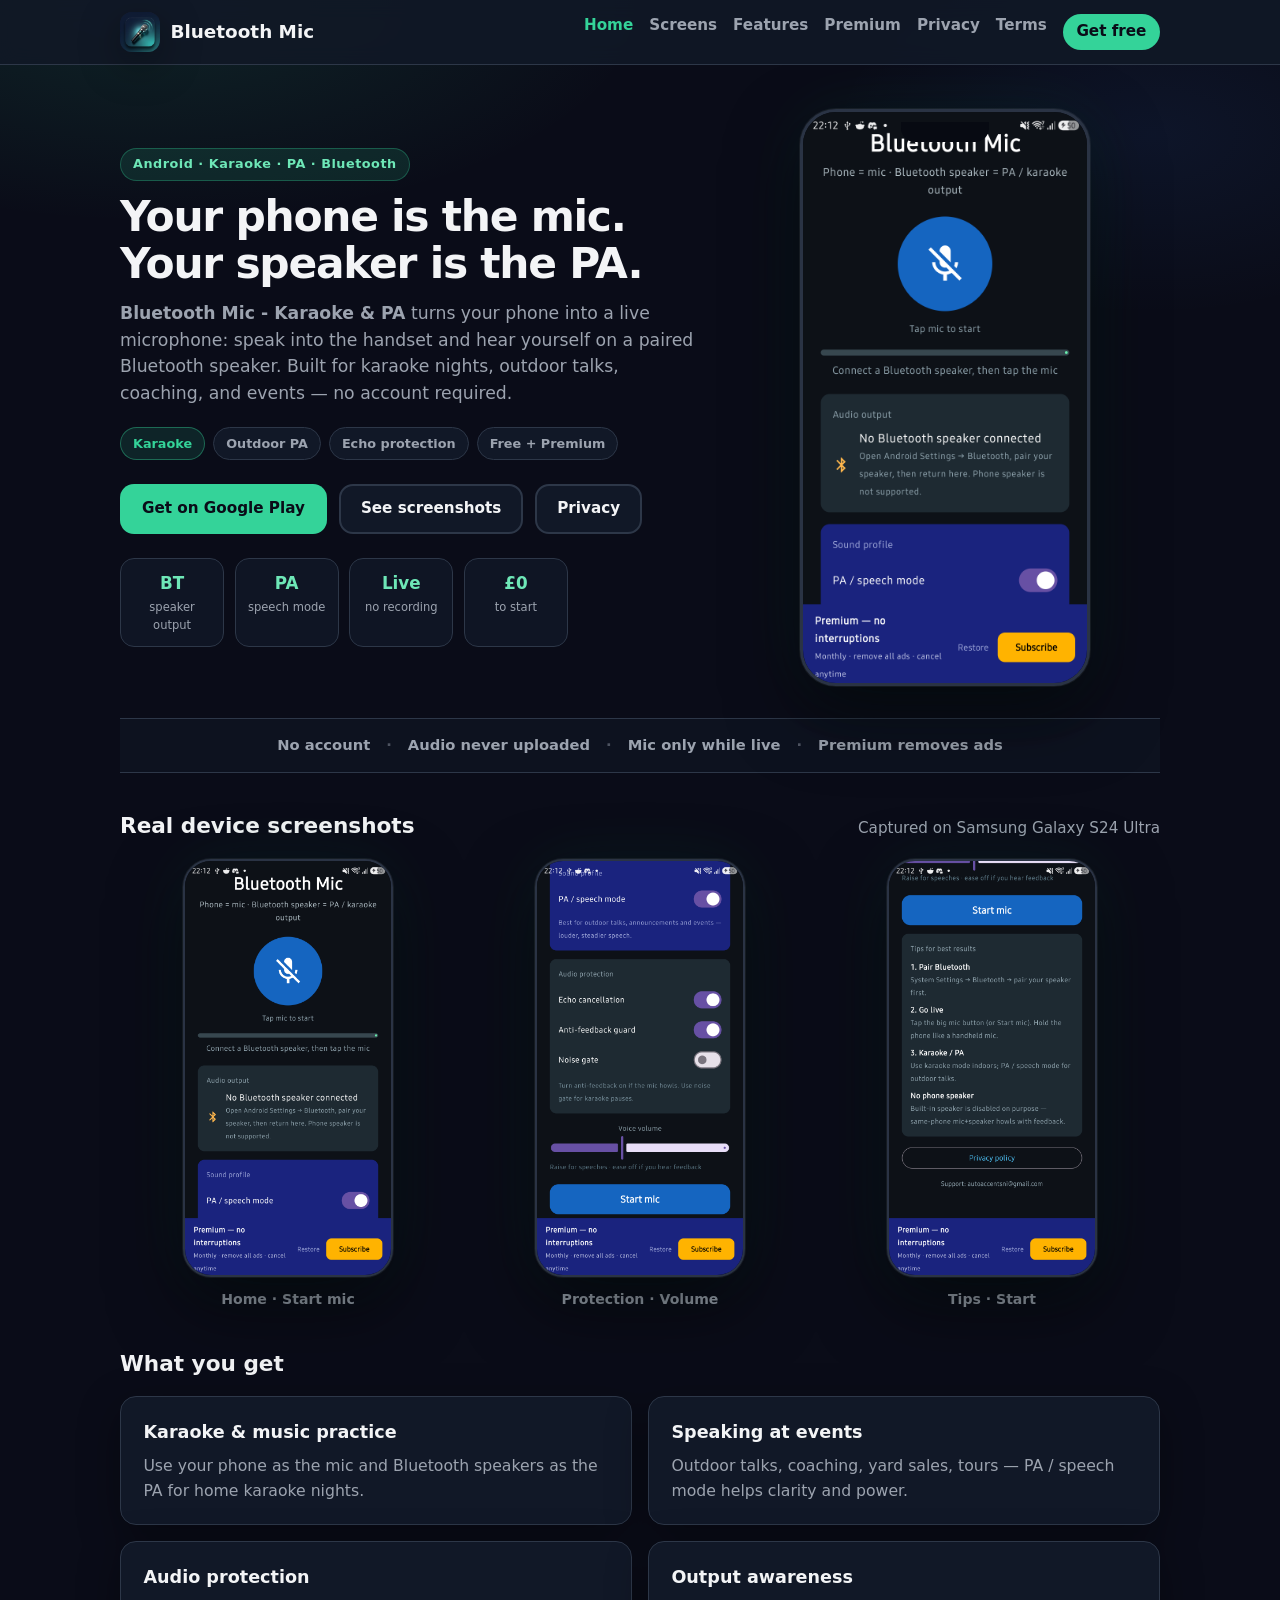
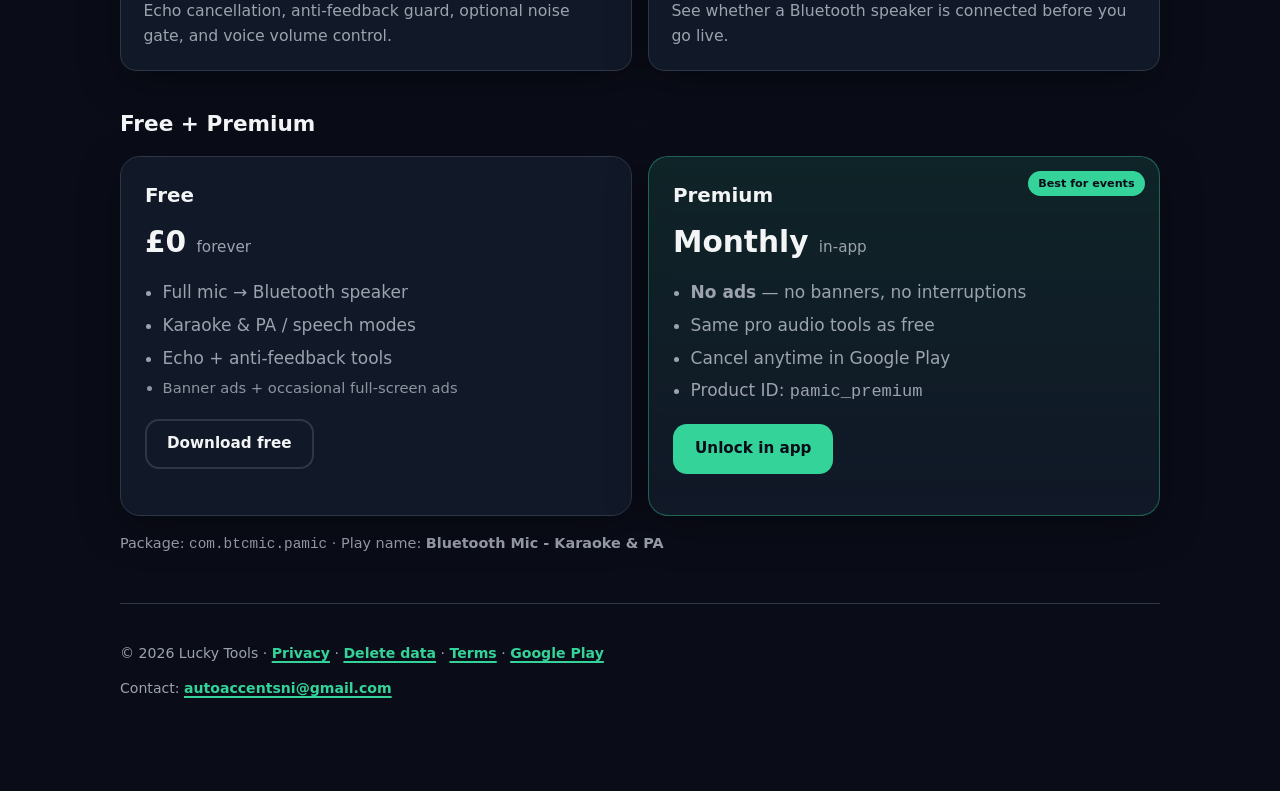
<file: index.html>
<!DOCTYPE html>
<html lang="en-GB">
<head>
  <meta charset="utf-8" />
  <meta name="viewport" content="width=device-width, initial-scale=1" />
  <title>Bluetooth Mic - Karaoke &amp; PA — phone mic to speakers</title>
  <meta name="description" content="Bluetooth Mic by Lucky Tools. Karaoke, PA and events — speak into your phone, play on Bluetooth speakers. Free with ads or Premium ad-free." />
  <meta name="theme-color" content="#0a0c18" />
  <meta name="robots" content="index, follow" />
  <link rel="canonical" href="https://13ond21.github.io/pa-mic/" />

  <meta property="og:type" content="website" />
  <meta property="og:title" content="Bluetooth Mic - Karaoke &amp; PA" />
  <meta property="og:description" content="Phone mic to Bluetooth speakers for karaoke, parties and outdoor speaking." />
  <meta property="og:url" content="https://13ond21.github.io/pa-mic/" />
  <meta property="og:image" content="https://13ond21.github.io/pa-mic/screenshots/01-home.png" />
  <meta property="og:locale" content="en_GB" />

  <meta name="twitter:card" content="summary_large_image" />
  <meta name="twitter:title" content="Bluetooth Mic - Karaoke &amp; PA" />
  <meta name="twitter:description" content="Phone mic → Bluetooth speakers. Karaoke, PA, events." />
  <meta name="twitter:image" content="https://13ond21.github.io/pa-mic/screenshots/01-home.png" />

  <link rel="stylesheet" href="styles.css" />
  <link rel="icon" type="image/png" href="assets/icon_512.png" />
  <link rel="apple-touch-icon" href="assets/icon_512.png" />

  <script type="application/ld+json">
  {
    "@context": "https://schema.org",
    "@type": "SoftwareApplication",
    "name": "Bluetooth Mic - Karaoke & PA",
    "operatingSystem": "Android",
    "applicationCategory": "MultimediaApplication",
    "description": "Speak into your phone and hear yourself on Bluetooth speakers for karaoke, PA and events.",
    "offers": { "@type": "Offer", "price": "0", "priceCurrency": "GBP" },
    "downloadUrl": "https://play.google.com/store/apps/details?id=com.btcmic.pamic",
    "author": { "@type": "Organization", "name": "Lucky Tools", "email": "autoaccentsni@gmail.com" }
  }
  </script>
</head>
<body>
  <div class="page-glow" aria-hidden="true"></div>

  <header class="site-header">
    <div class="inner">
      <a class="brand" href="index.html">
        <span class="brand-mark"><img src="assets/icon_512.png" alt="" width="40" height="40" /></span>
        Bluetooth Mic
      </a>
      <nav class="nav" aria-label="Main">
        <a href="index.html" aria-current="page">Home</a>
        <a href="#screens">Screens</a>
        <a href="#features">Features</a>
        <a href="#premium">Premium</a>
        <a href="privacy.html">Privacy</a>
        <a href="terms.html">Terms</a>
        <a class="nav-cta" href="https://play.google.com/store/apps/details?id=com.btcmic.pamic">Get free</a>
      </nav>
    </div>
  </header>

  <main class="wrap">
    <section class="hero">
      <div>
        <p class="eyebrow">Android · Karaoke · PA · Bluetooth</p>
        <h1>Your phone is the mic. Your speaker is the PA.</h1>
        <p class="lede">
          <strong>Bluetooth Mic - Karaoke &amp; PA</strong> turns your phone into a live
          microphone: speak into the handset and hear yourself on a paired Bluetooth speaker.
          Built for karaoke nights, outdoor talks, coaching, and events — no account required.
        </p>
        <div class="badge-row">
          <span class="badge accent">Karaoke</span>
          <span class="badge">Outdoor PA</span>
          <span class="badge">Echo protection</span>
          <span class="badge">Free + Premium</span>
        </div>
        <div class="btn-row">
          <a class="btn btn-primary" href="https://play.google.com/store/apps/details?id=com.btcmic.pamic">Get on Google Play</a>
          <a class="btn btn-secondary" href="#screens">See screenshots</a>
          <a class="btn btn-secondary" href="privacy.html">Privacy</a>
        </div>
        <dl class="stats">
          <div><dt>BT</dt><dd>speaker output</dd></div>
          <div><dt>PA</dt><dd>speech mode</dd></div>
          <div><dt>Live</dt><dd>no recording</dd></div>
          <div><dt>£0</dt><dd>to start</dd></div>
        </dl>
      </div>
      <div class="phone-frame phone-frame-hero" aria-hidden="true">
        <div class="phone-notch"></div>
        <img
          class="phone-screen"
          src="screenshots/01-home.png"
          alt="Bluetooth Mic home screen — tap mic to start"
          width="360"
          height="720"
          loading="eager"
        />
      </div>
    </section>

    <section class="proof-bar">
      <div class="proof-inner">
        <span>No account</span>
        <span class="dot">·</span>
        <span>Audio never uploaded</span>
        <span class="dot">·</span>
        <span>Mic only while live</span>
        <span class="dot">·</span>
        <span>Premium removes ads</span>
      </div>
    </section>

    <section class="section" id="screens">
      <div class="section-head">
        <h2>Real device screenshots</h2>
        <p>Captured on Samsung Galaxy S24 Ultra</p>
      </div>
      <div class="shot-row">
        <figure class="shot-card-phone">
          <div class="phone-frame phone-frame-sm">
            <img src="screenshots/01-home.png" alt="Home — mic and Bluetooth output" loading="lazy" width="280" height="560" />
          </div>
          <figcaption>Home · Start mic</figcaption>
        </figure>
        <figure class="shot-card-phone">
          <div class="phone-frame phone-frame-sm">
            <img src="screenshots/02-protection.png" alt="Audio protection and voice volume" loading="lazy" width="280" height="560" />
          </div>
          <figcaption>Protection · Volume</figcaption>
        </figure>
        <figure class="shot-card-phone">
          <div class="phone-frame phone-frame-sm">
            <img src="screenshots/03-tips.png" alt="Tips for karaoke and PA" loading="lazy" width="280" height="560" />
          </div>
          <figcaption>Tips · Start</figcaption>
        </figure>
      </div>
    </section>

    <section class="section" id="features">
      <div class="section-head"><h2>What you get</h2></div>
      <div class="grid-2">
        <article class="card">
          <h3>Karaoke &amp; music practice</h3>
          <p>Use your phone as the mic and Bluetooth speakers as the PA for home karaoke nights.</p>
        </article>
        <article class="card">
          <h3>Speaking at events</h3>
          <p>Outdoor talks, coaching, yard sales, tours — PA / speech mode helps clarity and power.</p>
        </article>
        <article class="card">
          <h3>Audio protection</h3>
          <p>Echo cancellation, anti-feedback guard, optional noise gate, and voice volume control.</p>
        </article>
        <article class="card">
          <h3>Output awareness</h3>
          <p>See whether a Bluetooth speaker is connected before you go live.</p>
        </article>
      </div>
    </section>

    <section class="section" id="premium">
      <div class="section-head"><h2>Free + Premium</h2></div>
      <div class="pricing-grid">
        <div class="pricing-card">
          <h3>Free</h3>
          <p class="price">£0 <span>forever</span></p>
          <ul>
            <li>Full mic → Bluetooth speaker</li>
            <li>Karaoke &amp; PA / speech modes</li>
            <li>Echo + anti-feedback tools</li>
            <li class="muted">Banner ads + occasional full-screen ads</li>
          </ul>
          <p><a class="btn btn-secondary" href="https://play.google.com/store/apps/details?id=com.btcmic.pamic">Download free</a></p>
        </div>
        <div class="pricing-card pricing-card-featured">
          <span class="badge-pill">Best for events</span>
          <h3>Premium</h3>
          <p class="price">Monthly <span>in-app</span></p>
          <ul>
            <li><strong>No ads</strong> — no banners, no interruptions</li>
            <li>Same pro audio tools as free</li>
            <li>Cancel anytime in Google Play</li>
            <li>Product ID: <code>pamic_premium</code></li>
          </ul>
          <p><a class="btn btn-primary" href="https://play.google.com/store/apps/details?id=com.btcmic.pamic">Unlock in app</a></p>
        </div>
      </div>
      <p class="package-note">Package: <code>com.btcmic.pamic</code> · Play name: <strong>Bluetooth Mic - Karaoke &amp; PA</strong></p>
    </section>

    <footer class="site-footer">
      <p>© <span id="y"></span> Lucky Tools ·
        <a href="privacy.html">Privacy</a> ·
        <a href="delete-data.html">Delete data</a> ·
        <a href="terms.html">Terms</a> ·
        <a href="https://play.google.com/store/apps/details?id=com.btcmic.pamic">Google Play</a>
      </p>
      <p>Contact: <a href="mailto:autoaccentsni@gmail.com">autoaccentsni@gmail.com</a></p>
    </footer>
  </main>
  <script>document.getElementById('y').textContent = new Date().getFullYear();</script>
</body>
</html>
</file>
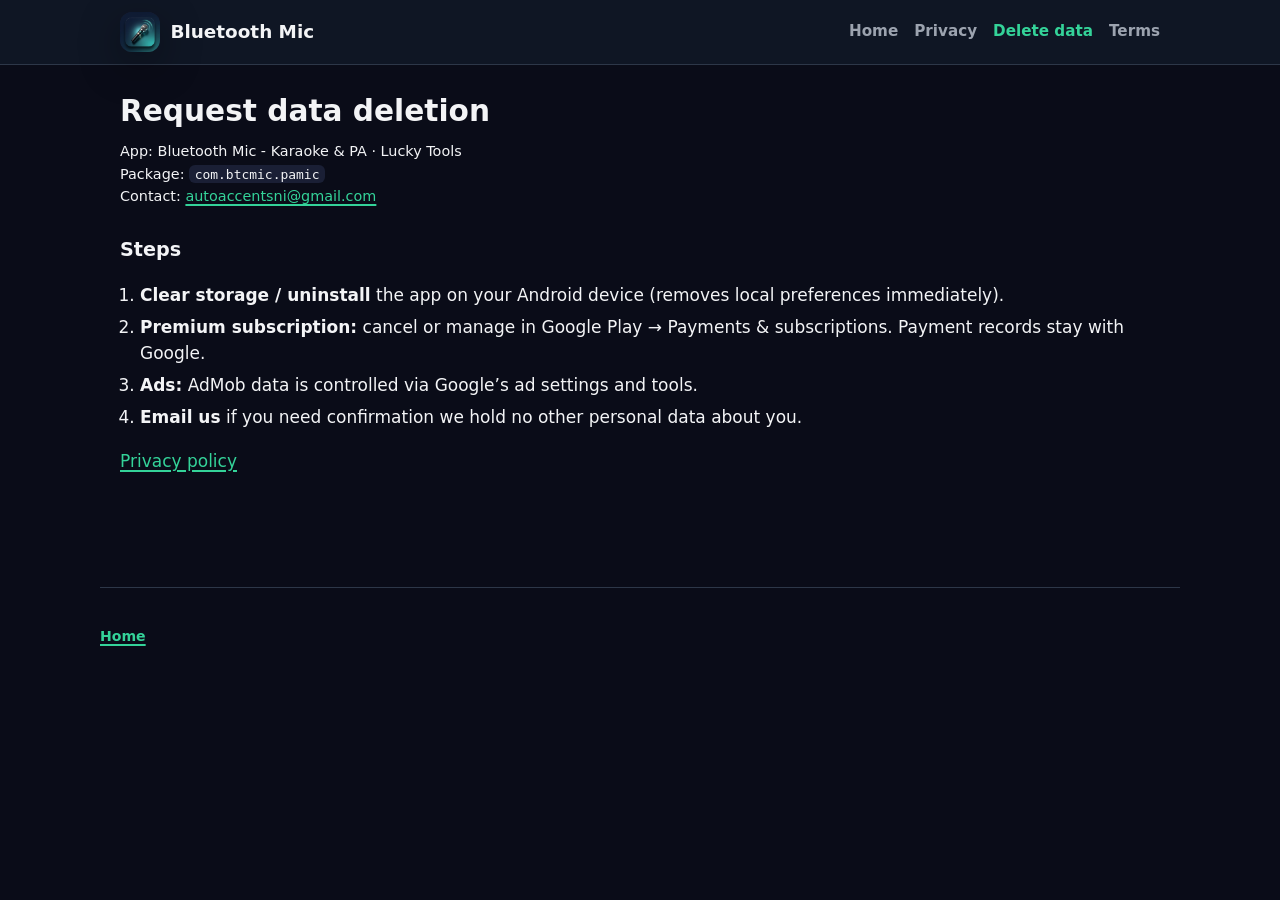
<file: delete-data.html>
<!DOCTYPE html>
<html lang="en-GB">
<head>
  <meta charset="utf-8" />
  <meta name="viewport" content="width=device-width, initial-scale=1" />
  <title>Request data deletion — Bluetooth Mic</title>
  <link rel="stylesheet" href="styles.css" />
  <link rel="icon" type="image/png" href="assets/icon_512.png" />
</head>
<body>
  <header class="site-header">
    <div class="inner">
      <a class="brand" href="index.html">
        <span class="brand-mark"><img src="assets/icon_512.png" alt="" width="40" height="40" /></span>
        Bluetooth Mic
      </a>
      <nav class="nav">
        <a href="index.html">Home</a>
        <a href="privacy.html">Privacy</a>
        <a href="delete-data.html" aria-current="page">Delete data</a>
        <a href="terms.html">Terms</a>
      </nav>
    </div>
  </header>

  <main class="wrap doc">
    <h1>Request data deletion</h1>
    <p class="doc-meta">
      App: Bluetooth Mic - Karaoke &amp; PA · Lucky Tools<br />
      Package: <code>com.btcmic.pamic</code><br />
      Contact: <a href="mailto:autoaccentsni@gmail.com?subject=Bluetooth%20Mic%20data%20deletion">autoaccentsni@gmail.com</a>
    </p>

    <h2>Steps</h2>
    <ol>
      <li><strong>Clear storage / uninstall</strong> the app on your Android device (removes local preferences immediately).</li>
      <li><strong>Premium subscription:</strong> cancel or manage in Google Play → Payments &amp; subscriptions. Payment records stay with Google.</li>
      <li><strong>Ads:</strong> AdMob data is controlled via Google’s ad settings and tools.</li>
      <li><strong>Email us</strong> if you need confirmation we hold no other personal data about you.</li>
    </ol>

    <p><a href="privacy.html">Privacy policy</a></p>
  </main>

  <footer class="site-footer wrap"><p><a href="index.html">Home</a></p></footer>
</body>
</html>
</file>
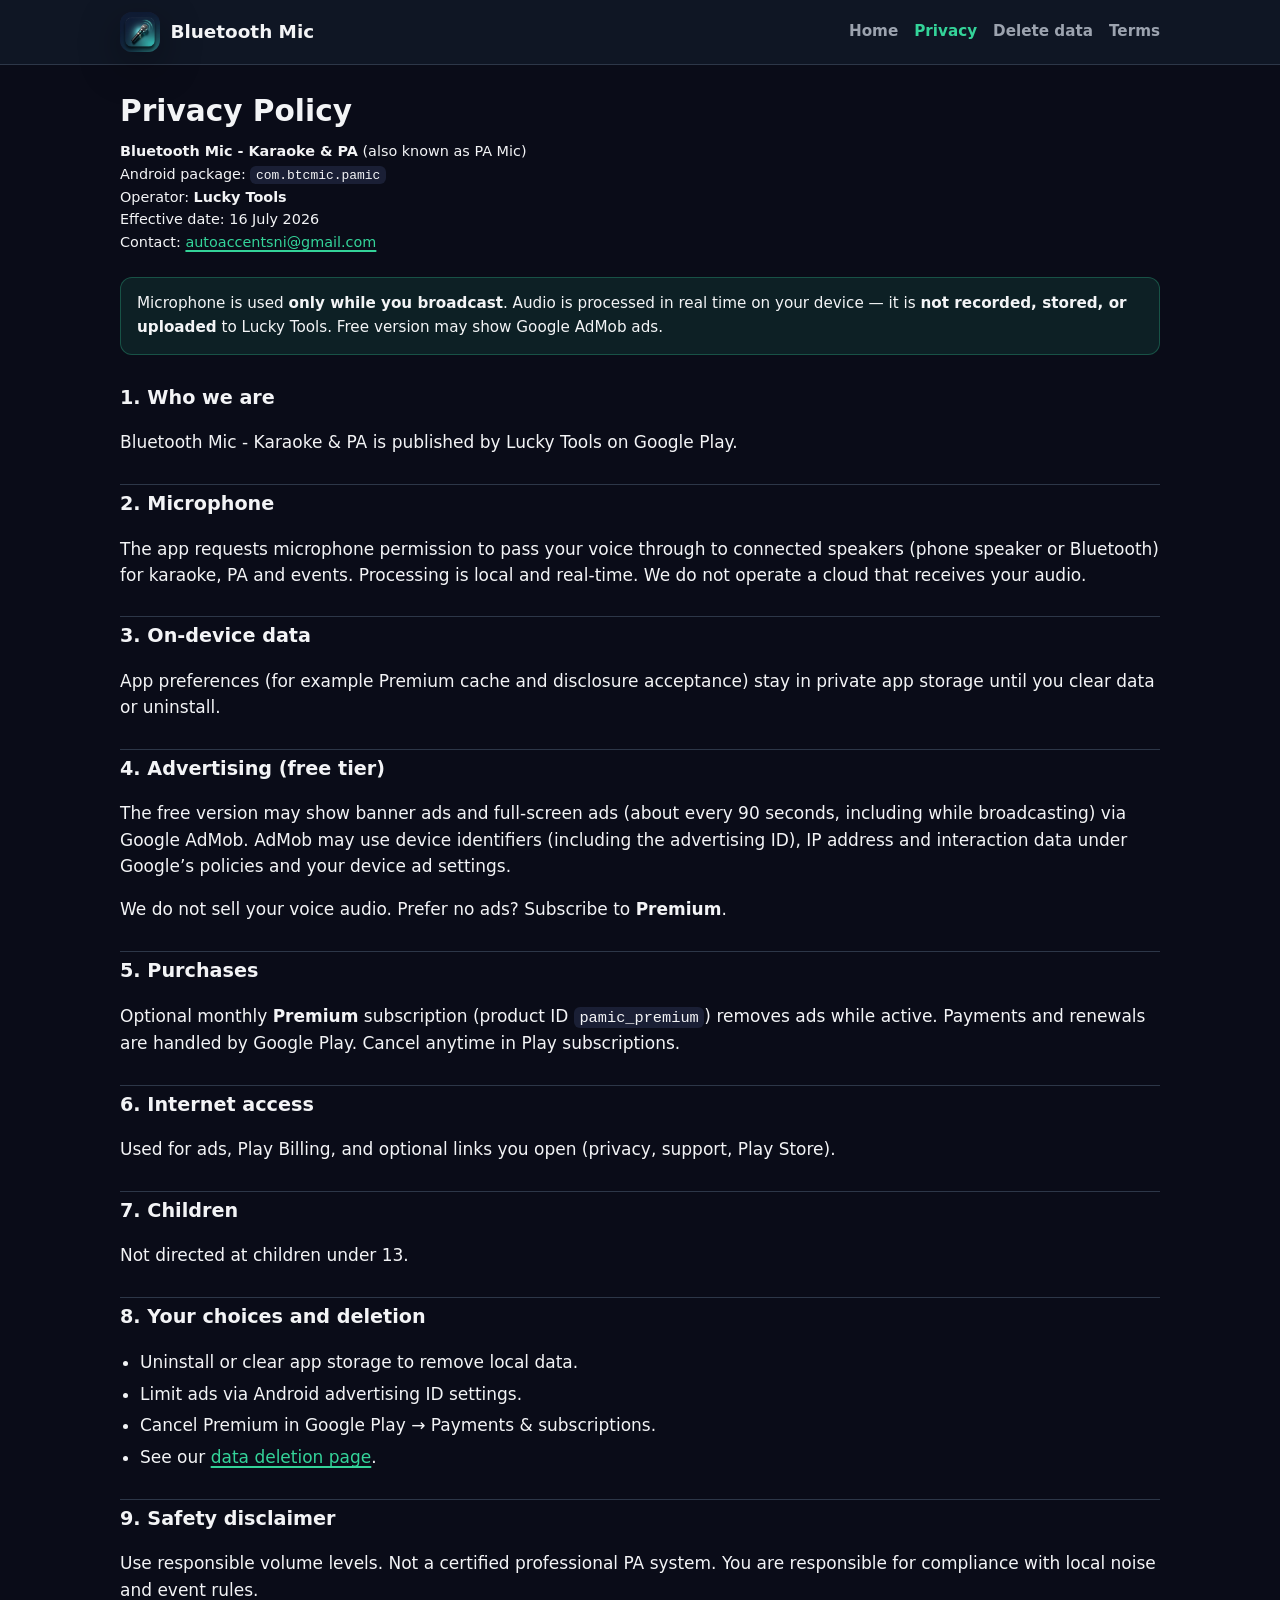
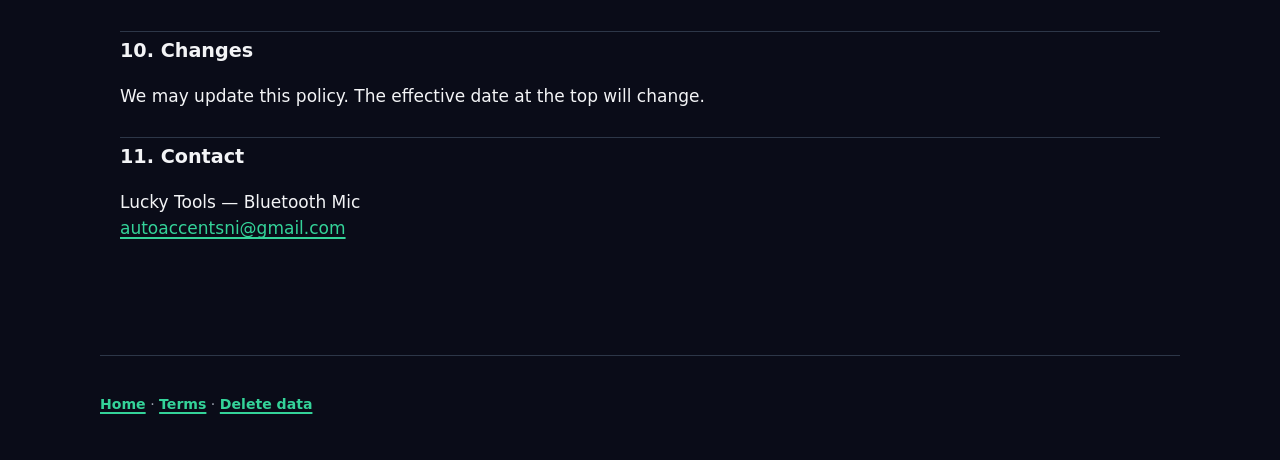
<file: privacy.html>
<!DOCTYPE html>
<html lang="en-GB">
<head>
  <meta charset="utf-8" />
  <meta name="viewport" content="width=device-width, initial-scale=1" />
  <title>Privacy Policy — Bluetooth Mic - Karaoke &amp; PA</title>
  <meta name="description" content="Privacy policy for Bluetooth Mic Android app. Live mic to speakers for karaoke and PA; optional AdMob ads and Premium." />
  <link rel="stylesheet" href="styles.css" />
  <link rel="icon" type="image/png" href="assets/icon_512.png" />
</head>
<body>
  <header class="site-header">
    <div class="inner">
      <a class="brand" href="index.html">
        <span class="brand-mark"><img src="assets/icon_512.png" alt="" width="40" height="40" /></span>
        Bluetooth Mic
      </a>
      <nav class="nav">
        <a href="index.html">Home</a>
        <a href="privacy.html" aria-current="page">Privacy</a>
        <a href="delete-data.html">Delete data</a>
        <a href="terms.html">Terms</a>
      </nav>
    </div>
  </header>

  <main class="wrap doc">
    <h1>Privacy Policy</h1>
    <p class="doc-meta">
      <strong>Bluetooth Mic - Karaoke &amp; PA</strong> (also known as PA Mic)<br />
      Android package: <code>com.btcmic.pamic</code><br />
      Operator: <strong>Lucky Tools</strong><br />
      Effective date: 16 July 2026<br />
      Contact: <a href="mailto:autoaccentsni@gmail.com">autoaccentsni@gmail.com</a>
    </p>

    <div class="note">
      Microphone is used <strong>only while you broadcast</strong>. Audio is processed
      in real time on your device — it is <strong>not recorded, stored, or uploaded</strong>
      to Lucky Tools. Free version may show Google AdMob ads.
    </div>

    <h2>1. Who we are</h2>
    <p>Bluetooth Mic - Karaoke &amp; PA is published by Lucky Tools on Google Play.</p>

    <h2>2. Microphone</h2>
    <p>
      The app requests microphone permission to pass your voice through to connected
      speakers (phone speaker or Bluetooth) for karaoke, PA and events.
      Processing is local and real-time. We do not operate a cloud that receives your audio.
    </p>

    <h2>3. On-device data</h2>
    <p>
      App preferences (for example Premium cache and disclosure acceptance) stay in
      private app storage until you clear data or uninstall.
    </p>

    <h2>4. Advertising (free tier)</h2>
    <p>
      The free version may show banner ads and full-screen ads (about every 90 seconds,
      including while broadcasting) via Google AdMob.
      AdMob may use device identifiers (including the advertising ID), IP address
      and interaction data under Google’s policies and your device ad settings.
    </p>
    <p>We do not sell your voice audio. Prefer no ads? Subscribe to <strong>Premium</strong>.</p>

    <h2>5. Purchases</h2>
    <p>
      Optional monthly <strong>Premium</strong> subscription
      (product ID <code>pamic_premium</code>) removes ads while active.
      Payments and renewals are handled by Google Play. Cancel anytime in Play subscriptions.
    </p>

    <h2>6. Internet access</h2>
    <p>Used for ads, Play Billing, and optional links you open (privacy, support, Play Store).</p>

    <h2>7. Children</h2>
    <p>Not directed at children under 13.</p>

    <h2>8. Your choices and deletion</h2>
    <ul>
      <li>Uninstall or clear app storage to remove local data.</li>
      <li>Limit ads via Android advertising ID settings.</li>
      <li>Cancel Premium in Google Play → Payments &amp; subscriptions.</li>
      <li>See our <a href="delete-data.html">data deletion page</a>.</li>
    </ul>

    <h2>9. Safety disclaimer</h2>
    <p>
      Use responsible volume levels. Not a certified professional PA system.
      You are responsible for compliance with local noise and event rules.
    </p>

    <h2>10. Changes</h2>
    <p>We may update this policy. The effective date at the top will change.</p>

    <h2>11. Contact</h2>
    <p>
      Lucky Tools — Bluetooth Mic<br />
      <a href="mailto:autoaccentsni@gmail.com">autoaccentsni@gmail.com</a>
    </p>
  </main>

  <footer class="site-footer wrap">
    <p><a href="index.html">Home</a> · <a href="terms.html">Terms</a> · <a href="delete-data.html">Delete data</a></p>
  </footer>
</body>
</html>
</file>
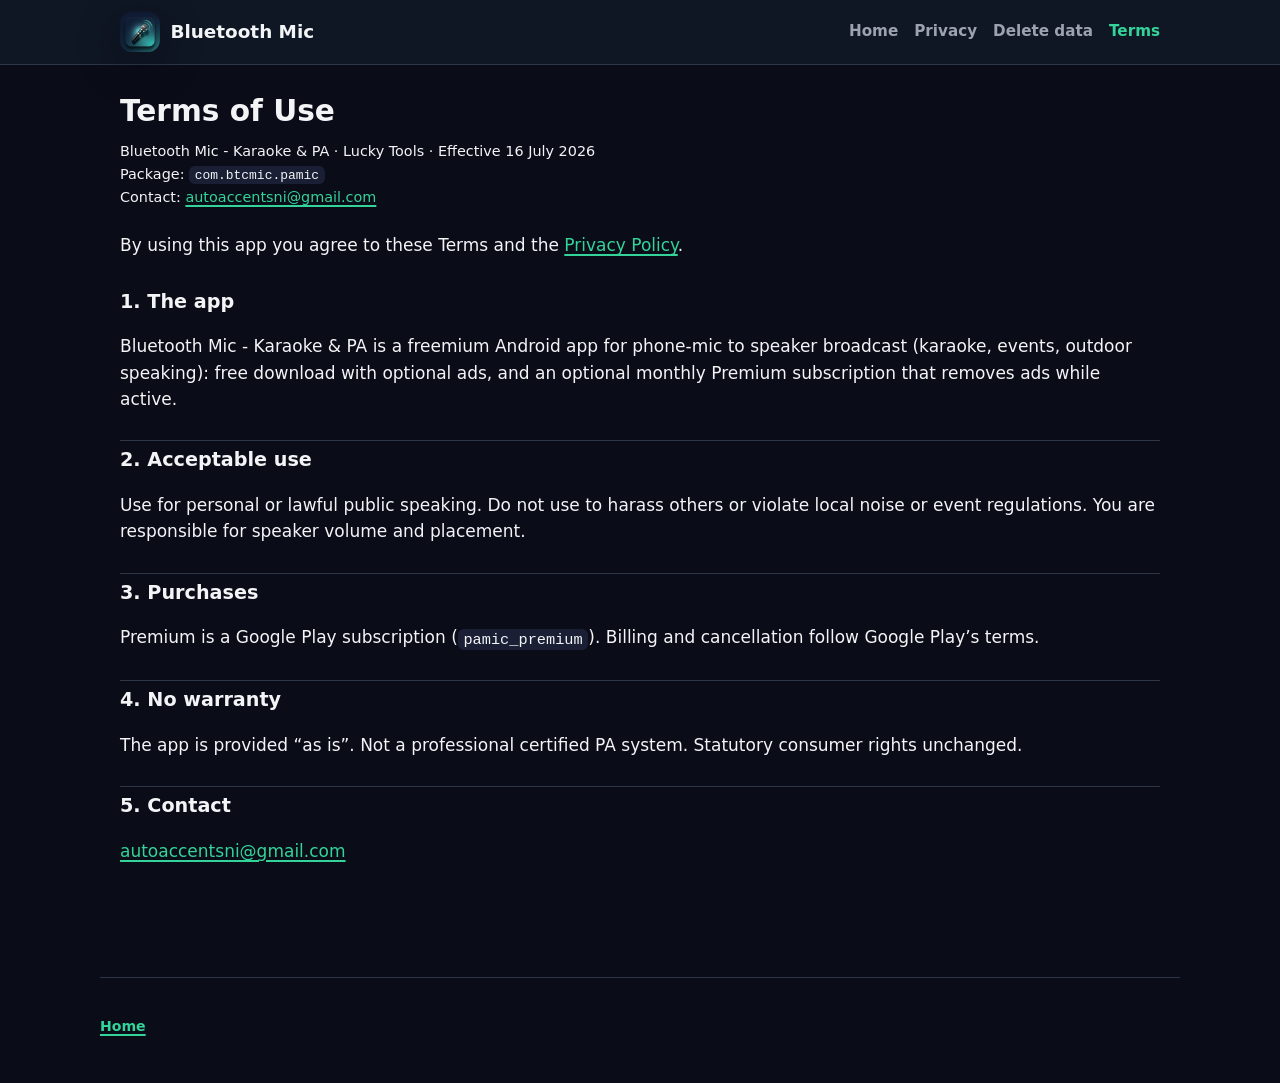
<file: terms.html>
<!DOCTYPE html>
<html lang="en-GB">
<head>
  <meta charset="utf-8" />
  <meta name="viewport" content="width=device-width, initial-scale=1" />
  <title>Terms of Use — Bluetooth Mic - Karaoke &amp; PA</title>
  <link rel="stylesheet" href="styles.css" />
  <link rel="icon" type="image/png" href="assets/icon_512.png" />
</head>
<body>
  <header class="site-header">
    <div class="inner">
      <a class="brand" href="index.html">
        <span class="brand-mark"><img src="assets/icon_512.png" alt="" width="40" height="40" /></span>
        Bluetooth Mic
      </a>
      <nav class="nav">
        <a href="index.html">Home</a>
        <a href="privacy.html">Privacy</a>
        <a href="delete-data.html">Delete data</a>
        <a href="terms.html" aria-current="page">Terms</a>
      </nav>
    </div>
  </header>

  <main class="wrap doc">
    <h1>Terms of Use</h1>
    <p class="doc-meta">
      Bluetooth Mic - Karaoke &amp; PA · Lucky Tools · Effective 16 July 2026<br />
      Package: <code>com.btcmic.pamic</code><br />
      Contact: <a href="mailto:autoaccentsni@gmail.com">autoaccentsni@gmail.com</a>
    </p>

    <p>By using this app you agree to these Terms and the <a href="privacy.html">Privacy Policy</a>.</p>

    <h2>1. The app</h2>
    <p>
      Bluetooth Mic - Karaoke &amp; PA is a freemium Android app for phone-mic to speaker
      broadcast (karaoke, events, outdoor speaking): free download with optional ads, and an optional
      monthly Premium subscription that removes ads while active.
    </p>

    <h2>2. Acceptable use</h2>
    <p>
      Use for personal or lawful public speaking. Do not use to harass others or violate
      local noise or event regulations. You are responsible for speaker volume and placement.
    </p>

    <h2>3. Purchases</h2>
    <p>
      Premium is a Google Play subscription (<code>pamic_premium</code>). Billing and
      cancellation follow Google Play’s terms.
    </p>

    <h2>4. No warranty</h2>
    <p>
      The app is provided “as is”. Not a professional certified PA system.
      Statutory consumer rights unchanged.
    </p>

    <h2>5. Contact</h2>
    <p><a href="mailto:autoaccentsni@gmail.com">autoaccentsni@gmail.com</a></p>
  </main>

  <footer class="site-footer wrap"><p><a href="index.html">Home</a></p></footer>
</body>
</html>
</file>
<file: styles.css>
/* Bluetooth Mic / PA Mic — dark mint theme (matches app) */
:root {
  --bg: #0a0c18;
  --surface: #111827;
  --surface-high: #1a1f35;
  --ink: #f3f4f6;
  --muted: #9ca3af;
  --accent: #34d399;
  --accent-dim: #10b981;
  --accent-soft: #6ee7b7;
  --border: #2d3748;
  --danger: #ef4444;
  --radius: 16px;
  --shadow: 0 12px 40px rgba(0, 0, 0, 0.35);
  --max: 1080px;
  --font: "Segoe UI", system-ui, -apple-system, Roboto, "Helvetica Neue", Arial, sans-serif;
}

.page-glow {
  position: fixed;
  inset: 0;
  z-index: -1;
  pointer-events: none;
  background:
    radial-gradient(ellipse 70% 45% at 12% 0%, rgba(52, 211, 153, 0.12) 0%, transparent 55%),
    radial-gradient(ellipse 50% 40% at 90% 15%, rgba(59, 130, 246, 0.08) 0%, transparent 50%),
    var(--bg);
}

*,
*::before,
*::after {
  box-sizing: border-box;
}

html {
  scroll-behavior: smooth;
}

body {
  margin: 0;
  font-family: var(--font);
  background: var(--bg);
  color: var(--ink);
  line-height: 1.55;
  font-size: 17px;
  min-height: 100vh;
}

img {
  max-width: 100%;
  height: auto;
  display: block;
}

a {
  color: var(--accent);
  text-decoration-thickness: 1.5px;
  text-underline-offset: 3px;
}

a:hover {
  color: var(--accent-dim);
}

.wrap {
  max-width: var(--max);
  margin: 0 auto;
  padding: 0 1.25rem 3rem;
}

.site-header {
  background: rgba(17, 24, 39, 0.92);
  border-bottom: 1px solid var(--border);
  position: sticky;
  top: 0;
  z-index: 20;
  backdrop-filter: blur(10px);
}

.site-header .inner {
  max-width: var(--max);
  margin: 0 auto;
  padding: 0.75rem 1.25rem;
  display: flex;
  align-items: center;
  justify-content: space-between;
  gap: 1rem;
  flex-wrap: wrap;
}

.brand {
  display: flex;
  align-items: center;
  gap: 0.65rem;
  text-decoration: none;
  color: var(--ink);
  font-weight: 700;
  font-size: 1.15rem;
}

.brand-mark {
  width: 40px;
  height: 40px;
  border-radius: 12px;
  overflow: hidden;
  box-shadow: var(--shadow);
  flex-shrink: 0;
  background: var(--surface-high);
}

.brand-mark img {
  width: 100%;
  height: 100%;
  object-fit: cover;
}

.nav {
  display: flex;
  gap: 0.35rem 1rem;
  flex-wrap: wrap;
  font-size: 0.95rem;
}

.nav a {
  color: var(--muted);
  text-decoration: none;
  font-weight: 600;
}

.nav a:hover,
.nav a[aria-current="page"] {
  color: var(--accent);
}

.nav-cta {
  padding: 0.4rem 0.85rem !important;
  border-radius: 999px;
  background: var(--accent);
  color: var(--bg) !important;
  font-weight: 800 !important;
  text-decoration: none !important;
}

.nav-cta:hover { filter: brightness(1.06); }

.eyebrow {
  display: inline-block;
  margin: 0 0 0.75rem;
  padding: 0.35rem 0.75rem;
  border-radius: 999px;
  background: rgba(52, 211, 153, 0.12);
  border: 1px solid rgba(52, 211, 153, 0.3);
  color: var(--accent-soft);
  font-size: 0.8rem;
  font-weight: 700;
  letter-spacing: 0.04em;
}

.hero {
  padding: 2rem 0 1rem;
  display: grid;
  gap: 1.75rem;
  align-items: center;
}

@media (min-width: 800px) {
  .hero {
    grid-template-columns: 1.15fr 0.85fr;
    padding: 2.75rem 0 1.5rem;
  }
}

.hero h1 {
  margin: 0 0 0.75rem;
  font-size: clamp(1.9rem, 4vw, 2.65rem);
  font-weight: 800;
  letter-spacing: -0.03em;
  line-height: 1.12;
}

.hero .lede {
  margin: 0;
  color: var(--muted);
  font-size: 1.08rem;
  max-width: 36em;
}

.stats {
  display: grid;
  grid-template-columns: repeat(4, minmax(0, 1fr));
  gap: 0.65rem;
  margin: 1.5rem 0 0;
  max-width: 28rem;
}

.stats div {
  background: rgba(17, 24, 39, 0.85);
  border: 1px solid var(--border);
  border-radius: 14px;
  padding: 0.7rem 0.5rem;
  text-align: center;
}

.stats dt {
  margin: 0;
  font-size: 1.05rem;
  font-weight: 800;
  color: var(--accent-soft);
}

.stats dd {
  margin: 0.2rem 0 0;
  font-size: 0.72rem;
  color: var(--muted);
}

/* Device frames — real Samsung screenshots */
.phone-frame {
  position: relative;
  margin: 0 auto;
  background: #070a12;
  border: 3px solid #2a3344;
  border-radius: 36px;
  box-shadow:
    0 0 0 1px rgba(255, 255, 255, 0.06),
    0 28px 70px rgba(0, 0, 0, 0.55),
    0 0 70px rgba(52, 211, 153, 0.08);
  overflow: hidden;
}

.phone-frame-hero {
  width: min(290px, 100%);
  max-width: 290px;
}

.phone-frame-sm {
  width: 100%;
  max-width: 210px;
  border-radius: 28px;
  border-width: 2px;
}

.phone-notch {
  position: absolute;
  top: 10px;
  left: 50%;
  transform: translateX(-50%);
  width: 88px;
  height: 20px;
  background: #070a12;
  border-radius: 0 0 14px 14px;
  z-index: 2;
  pointer-events: none;
}

.phone-frame img,
.phone-screen {
  display: block;
  width: 100%;
  height: auto;
}

.proof-bar {
  margin: 0.5rem 0 0.25rem;
  padding: 0.95rem 0;
  border-top: 1px solid var(--border);
  border-bottom: 1px solid var(--border);
  background: rgba(17, 24, 39, 0.55);
}

.proof-inner {
  display: flex;
  flex-wrap: wrap;
  gap: 0.5rem 1rem;
  justify-content: center;
  color: var(--muted);
  font-size: 0.92rem;
  font-weight: 600;
}

.proof-inner .dot { opacity: 0.45; }

.shot-row {
  display: grid;
  grid-template-columns: repeat(auto-fit, minmax(150px, 1fr));
  gap: 1.5rem 1rem;
  justify-items: center;
}

.shot-card-phone {
  margin: 0;
  text-align: center;
  max-width: 210px;
}

.shot-card-phone figcaption {
  margin-top: 0.75rem;
  font-size: 0.88rem;
  font-weight: 700;
  color: var(--muted);
}

.shot-card-phone:hover .phone-frame {
  border-color: rgba(52, 211, 153, 0.45);
  transform: translateY(-3px);
  transition: border-color 0.2s, transform 0.2s;
}

.pricing-grid {
  display: grid;
  grid-template-columns: repeat(auto-fit, minmax(260px, 1fr));
  gap: 1rem;
}

.pricing-card {
  background: var(--surface);
  border: 1px solid var(--border);
  border-radius: 20px;
  padding: 1.5rem;
  position: relative;
  box-shadow: var(--shadow);
}

.pricing-card-featured {
  background: linear-gradient(180deg, rgba(52, 211, 153, 0.12), var(--surface));
  border-color: rgba(52, 211, 153, 0.4);
}

.pricing-card .badge-pill {
  position: absolute;
  top: 14px;
  right: 14px;
  background: var(--accent);
  color: var(--bg);
  font-size: 0.7rem;
  font-weight: 800;
  padding: 0.25rem 0.65rem;
  border-radius: 999px;
}

.pricing-card h3 { margin: 0; }

.pricing-card .price {
  font-size: 1.85rem;
  font-weight: 800;
  margin: 0.5rem 0 0.85rem;
}

.pricing-card .price span {
  font-size: 0.95rem;
  font-weight: 500;
  color: var(--muted);
}

.pricing-card ul {
  margin: 0 0 1.15rem;
  padding-left: 1.1rem;
  color: var(--muted);
}

.pricing-card li { margin-bottom: 0.4rem; }
.pricing-card li.muted { font-size: 0.92rem; opacity: 0.9; }

.package-note {
  margin-top: 1rem;
  color: var(--muted);
  font-size: 0.9rem;
}

.hero-feature {
  width: 100%;
  border-radius: 18px;
  border: 1px solid var(--border);
  box-shadow: var(--shadow);
  background: var(--surface);
}

@media (max-width: 720px) {
  .nav-cta { display: none; }
  .stats { grid-template-columns: repeat(2, 1fr); }
}

.badge-row {
  display: flex;
  flex-wrap: wrap;
  gap: 0.5rem;
  margin-top: 1.25rem;
}

.badge {
  display: inline-block;
  padding: 0.35rem 0.75rem;
  border-radius: 999px;
  background: var(--surface);
  border: 1px solid var(--border);
  font-size: 0.8rem;
  font-weight: 600;
  color: var(--muted);
}

.badge.accent {
  background: rgba(52, 211, 153, 0.12);
  border-color: rgba(52, 211, 153, 0.4);
  color: var(--accent);
}

.section {
  margin: 2.25rem 0 1rem;
}

.section-head {
  display: flex;
  flex-wrap: wrap;
  align-items: baseline;
  justify-content: space-between;
  gap: 0.5rem 1rem;
  margin-bottom: 1rem;
}

.section-head h2 {
  margin: 0;
  font-size: 1.35rem;
  font-weight: 800;
}

.section-head p {
  margin: 0;
  color: var(--muted);
  font-size: 0.95rem;
}

.shot-gallery {
  display: grid;
  grid-template-columns: repeat(2, 1fr);
  gap: 0.85rem;
}

@media (min-width: 720px) {
  .shot-gallery {
    grid-template-columns: repeat(3, 1fr);
    gap: 1rem;
  }
}

.shot-card {
  background: var(--surface);
  border: 1px solid var(--border);
  border-radius: 18px;
  overflow: hidden;
  box-shadow: var(--shadow);
}

.shot-card figure {
  margin: 0;
  background: #0d111c;
  aspect-ratio: 9 / 16;
  overflow: hidden;
}

.shot-card img {
  width: 100%;
  height: 100%;
  object-fit: cover;
  object-position: top center;
}

.shot-card figcaption {
  padding: 0.75rem 0.9rem 0.95rem;
  font-size: 0.88rem;
  font-weight: 700;
  color: var(--ink);
}

.shot-card figcaption span {
  display: block;
  margin-top: 0.2rem;
  font-weight: 500;
  color: var(--muted);
  font-size: 0.82rem;
  line-height: 1.35;
}

.card {
  background: var(--surface);
  border: 1px solid var(--border);
  border-radius: var(--radius);
  padding: 1.35rem 1.4rem;
  box-shadow: var(--shadow);
}

.card h2,
.card h3 {
  margin: 0 0 0.5rem;
  font-size: 1.1rem;
}

.card p {
  margin: 0;
  color: var(--muted);
  font-size: 0.98rem;
}

.grid-2 {
  display: grid;
  gap: 1rem;
}

@media (min-width: 560px) {
  .grid-2 {
    grid-template-columns: 1fr 1fr;
  }
}

.btn-row {
  display: flex;
  flex-wrap: wrap;
  gap: 0.75rem;
  margin-top: 1.5rem;
}

.btn {
  display: inline-flex;
  align-items: center;
  justify-content: center;
  min-height: 48px;
  padding: 0.7rem 1.25rem;
  border-radius: 14px;
  font-weight: 700;
  font-size: 0.95rem;
  text-decoration: none;
  border: 2px solid transparent;
}

.btn-primary {
  background: var(--accent);
  color: var(--bg);
}

.btn-primary:hover {
  background: var(--accent-dim);
  color: var(--bg);
}

.btn-secondary {
  background: var(--surface);
  color: var(--ink);
  border-color: var(--border);
}

.btn-secondary:hover {
  background: var(--surface-high);
  color: var(--ink);
}

.doc-meta {
  color: var(--muted);
  font-size: 0.9rem;
  margin: 0 0 1.5rem;
}

.doc h1 {
  font-size: 1.85rem;
  margin: 1.5rem 0 0.35rem;
  font-weight: 800;
}

.doc h2 {
  font-size: 1.2rem;
  margin: 1.75rem 0 0.5rem;
  font-weight: 700;
  color: var(--ink);
  padding-top: 0.25rem;
  border-top: 1px solid var(--border);
}

.doc h2:first-of-type {
  border-top: none;
  padding-top: 0;
}

.doc p,
.doc li {
  color: var(--ink);
}

.doc ul,
.doc ol {
  padding-left: 1.25rem;
}

.doc li {
  margin: 0.35rem 0;
}

.doc .note {
  background: rgba(52, 211, 153, 0.1);
  border: 1px solid rgba(52, 211, 153, 0.28);
  border-radius: 12px;
  padding: 0.9rem 1rem;
  font-size: 0.95rem;
  margin: 1rem 0;
  color: var(--ink);
}

.doc code {
  font-size: 0.9em;
  background: var(--surface-high);
  padding: 0.1rem 0.35rem;
  border-radius: 6px;
}

.site-footer {
  margin-top: 3rem;
  padding: 1.5rem 0 2rem;
  border-top: 1px solid var(--border);
  color: var(--muted);
  font-size: 0.88rem;
}

.site-footer a {
  font-weight: 600;
}

.tier-table {
  width: 100%;
  border-collapse: collapse;
  font-size: 0.95rem;
}

.tier-table th,
.tier-table td {
  text-align: left;
  padding: 0.65rem 0.75rem;
  border-bottom: 1px solid var(--border);
}

.tier-table th {
  color: var(--muted);
  font-weight: 600;
}
</file>
